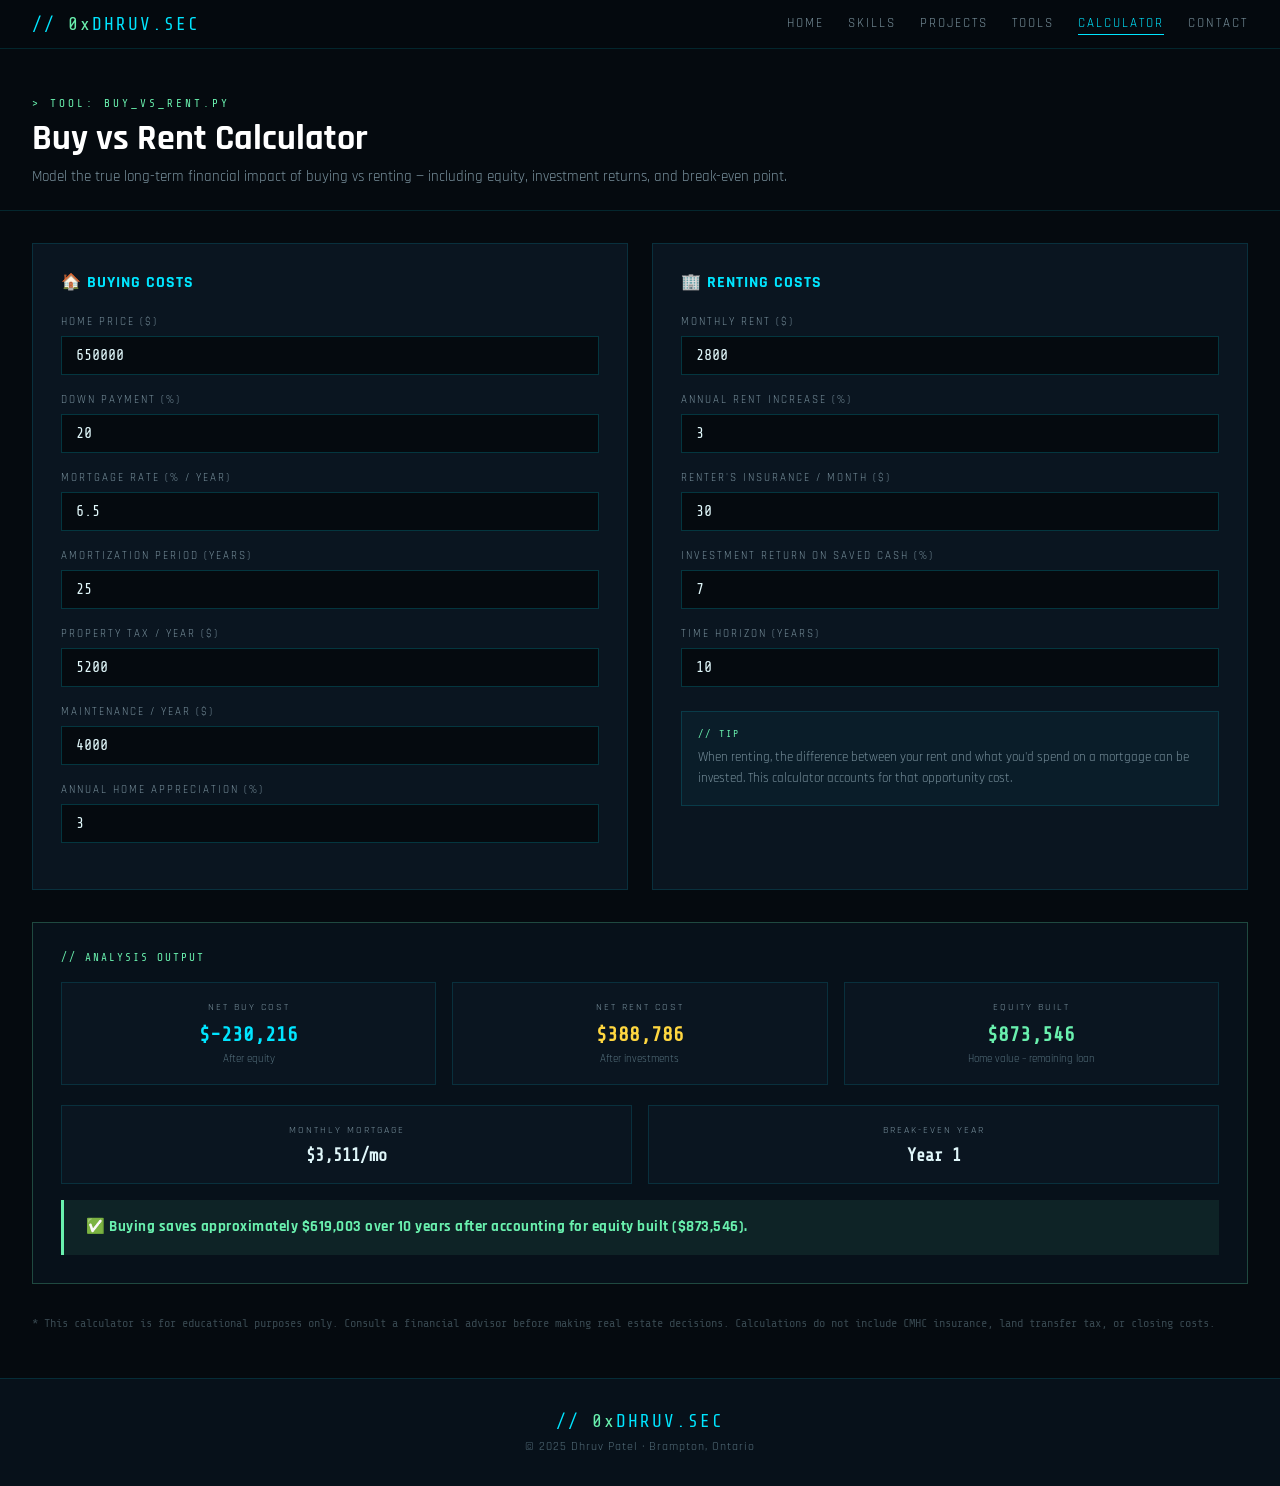
<file: pages/calculator.html>
<!DOCTYPE html>
<html lang="en">
<head>
  <meta charset="UTF-8" />
  <meta name="viewport" content="width=device-width, initial-scale=1.0" />
  <title>Buy vs Rent Calculator — Dhruv Patel</title>
  <link rel="preconnect" href="https://fonts.googleapis.com" />
  <link href="https://fonts.googleapis.com/css2?family=Share+Tech+Mono&family=Rajdhani:wght@300;500;700&display=swap" rel="stylesheet" />
  <link rel="stylesheet" href="../assets/style.css" />
</head>
<body>

  <nav id="navbar">
    <a href="../index.html" class="logo">// <span>0x</span>DHRUV.SEC</a>
    <button class="nav-toggle" id="navToggle" aria-label="Toggle menu">&#9776;</button>
    <div class="nav-links" id="navLinks">
      <a href="../index.html">Home</a>
      <a href="skills.html">Skills</a>
      <a href="projects.html">Projects</a>
      <a href="tools.html">Tools</a>
      <a href="calculator.html" class="active">Calculator</a>
      <a href="contact.html">Contact</a>
    </div>
  </nav>

  <div class="calc-hero">
    <div class="section-label">&gt; TOOL: BUY_VS_RENT.PY</div>
    <h1>Buy vs Rent Calculator</h1>
    <p>Model the true long-term financial impact of buying vs renting — including equity, investment returns, and break-even point.</p>
  </div>

  <div class="calc-layout">
    <div class="calc-panel">
      <h3>🏠 Buying Costs</h3>
      <div class="field"><label>Home Price ($)</label><input type="number" id="homePrice" value="650000" oninput="calc()" /></div>
      <div class="field"><label>Down Payment (%)</label><input type="number" id="downPct" value="20" oninput="calc()" /></div>
      <div class="field"><label>Mortgage Rate (% / year)</label><input type="number" id="rate" value="6.5" step="0.1" oninput="calc()" /></div>
      <div class="field"><label>Amortization Period (years)</label><input type="number" id="term" value="25" oninput="calc()" /></div>
      <div class="field"><label>Property Tax / Year ($)</label><input type="number" id="propTax" value="5200" oninput="calc()" /></div>
      <div class="field"><label>Maintenance / Year ($)</label><input type="number" id="maint" value="4000" oninput="calc()" /></div>
      <div class="field"><label>Annual Home Appreciation (%)</label><input type="number" id="appreciation" value="3" step="0.1" oninput="calc()" /></div>
    </div>

    <div class="calc-panel">
      <h3>🏢 Renting Costs</h3>
      <div class="field"><label>Monthly Rent ($)</label><input type="number" id="rent" value="2800" oninput="calc()" /></div>
      <div class="field"><label>Annual Rent Increase (%)</label><input type="number" id="rentIncrease" value="3" step="0.1" oninput="calc()" /></div>
      <div class="field"><label>Renter's Insurance / Month ($)</label><input type="number" id="rentersIns" value="30" oninput="calc()" /></div>
      <div class="field"><label>Investment Return on Saved Cash (%)</label><input type="number" id="investReturn" value="7" step="0.1" oninput="calc()" /></div>
      <div class="field"><label>Time Horizon (years)</label><input type="number" id="horizon" value="10" oninput="calc()" /></div>

      <div style="margin-top:24px; padding:16px; background:rgba(0,229,255,0.04); border:1px solid rgba(0,229,255,0.15);">
        <div style="font-family:'Share Tech Mono',monospace; font-size:10px; color:#69f0ae; letter-spacing:2px; margin-bottom:8px;">// TIP</div>
        <p style="font-size:13px; color:#78909c; line-height:1.6;">When renting, the difference between your rent and what you'd spend on a mortgage can be invested. This calculator accounts for that opportunity cost.</p>
      </div>
    </div>
  </div>

  <div class="result-panel">
    <div style="font-family:'Share Tech Mono',monospace; font-size:11px; color:#69f0ae; letter-spacing:2px; margin-bottom:18px;">// ANALYSIS OUTPUT</div>
    <div class="result-grid">
      <div class="result-metric">
        <div class="result-label">Net Buy Cost</div>
        <div class="result-value cyan" id="buyCost">—</div>
        <div style="font-size:11px;color:#546e7a;margin-top:6px;">After equity</div>
      </div>
      <div class="result-metric">
        <div class="result-label">Net Rent Cost</div>
        <div class="result-value amber" id="rentCost">—</div>
        <div style="font-size:11px;color:#546e7a;margin-top:6px;">After investments</div>
      </div>
      <div class="result-metric">
        <div class="result-label">Equity Built</div>
        <div class="result-value green" id="equity">—</div>
        <div style="font-size:11px;color:#546e7a;margin-top:6px;">Home value – remaining loan</div>
      </div>
    </div>

    <div style="display:grid; grid-template-columns:1fr 1fr; gap:16px; margin:16px 0;">
      <div class="result-metric">
        <div class="result-label">Monthly Mortgage</div>
        <div class="result-value" style="color:#e0f7fa; font-size:17px;" id="mortgage">—</div>
      </div>
      <div class="result-metric">
        <div class="result-label">Break-even Year</div>
        <div class="result-value" style="color:#e0f7fa; font-size:17px;" id="breakeven">—</div>
      </div>
    </div>

    <div class="verdict neutral" id="verdict">Enter your values above to generate analysis.</div>
  </div>

  <div style="padding:0 32px 48px;">
    <p style="font-size:12px; color:#37474f; font-family:'Share Tech Mono',monospace;">* This calculator is for educational purposes only. Consult a financial advisor before making real estate decisions. Calculations do not include CMHC insurance, land transfer tax, or closing costs.</p>
  </div>

  <footer class="footer">
    <div class="logo" style="margin-bottom:8px;"><a href="../index.html" style="color:inherit;text-decoration:none;">// <span>0x</span>DHRUV.SEC</a></div>
    <p style="color:#546e7a; font-size:12px; letter-spacing:1px;">© 2025 Dhruv Patel · Brampton, Ontario</p>
  </footer>

  <script src="../assets/nav.js"></script>
  <script>
    function fmt(n) { return '$' + Math.round(n).toLocaleString('en-CA'); }

    function calc() {
      const P     = parseFloat(document.getElementById('homePrice').value)    || 0;
      const dp    = (parseFloat(document.getElementById('downPct').value)      || 20) / 100;
      const r     = (parseFloat(document.getElementById('rate').value)         || 6.5) / 100 / 12;
      const n     = (parseFloat(document.getElementById('term').value)         || 25) * 12;
      const tax   = parseFloat(document.getElementById('propTax').value)       || 0;
      const maint = parseFloat(document.getElementById('maint').value)         || 0;
      const appr  = (parseFloat(document.getElementById('appreciation').value) || 3) / 100;

      const rent0      = parseFloat(document.getElementById('rent').value)        || 0;
      const rentInc    = (parseFloat(document.getElementById('rentIncrease').value)|| 3) / 100;
      const rentersIns = parseFloat(document.getElementById('rentersIns').value)  || 0;
      const inv        = (parseFloat(document.getElementById('investReturn').value)|| 7) / 100;
      const yrs        = parseFloat(document.getElementById('horizon').value)      || 10;

      const loan        = P * (1 - dp);
      const downPayment = P * dp;
      const monthly     = r > 0 ? loan * r * Math.pow(1+r,n) / (Math.pow(1+r,n)-1) : loan/n;

      document.getElementById('mortgage').textContent = fmt(monthly) + '/mo';

      let remaining = loan;
      let totalMortgage = 0, totalTax = 0, totalMaint = 0, totalRent = 0, totalRentersIns = 0;
      let breakEvenYear = null;

      for (let y = 1; y <= Math.max(yrs, 30); y++) {
        for (let m = 0; m < 12; m++) {
          const interest = remaining * r;
          remaining = Math.max(0, remaining - (monthly - interest));
        }
        totalMortgage  += monthly * 12;
        totalTax       += tax;
        totalMaint     += maint;
        totalRent      += rent0 * Math.pow(1 + rentInc, y - 1) * 12;
        totalRentersIns+= rentersIns * 12;

        if (y <= yrs) {
          const hv = P * Math.pow(1 + appr, y);
          const eq = hv - remaining;
          const buyNet  = downPayment + totalMortgage + totalTax + totalMaint - eq;
          const rentNet = totalRent + totalRentersIns;
          if (breakEvenYear === null && buyNet < rentNet) breakEvenYear = y;
        }
      }

      const homeValue = P * Math.pow(1 + appr, yrs);
      const equity    = homeValue - remaining;

      let totalMortgageAtHorizon = 0, totalTaxH = 0, totalMaintH = 0, totalRentH = 0, totalRIH = 0;
      let rem2 = loan;
      for (let y = 1; y <= yrs; y++) {
        for (let m = 0; m < 12; m++) {
          const interest = rem2 * r;
          rem2 = Math.max(0, rem2 - (monthly - interest));
        }
        totalMortgageAtHorizon += monthly * 12;
        totalTaxH  += tax;
        totalMaintH+= maint;
        totalRentH += rent0 * Math.pow(1 + rentInc, y - 1) * 12;
        totalRIH   += rentersIns * 12;
      }

      const buyCostNet  = downPayment + totalMortgageAtHorizon + totalTaxH + totalMaintH - equity;
      const rentCostNet = totalRentH + totalRIH;

      document.getElementById('buyCost').textContent  = fmt(buyCostNet);
      document.getElementById('rentCost').textContent = fmt(rentCostNet);
      document.getElementById('equity').textContent   = fmt(equity);
      document.getElementById('breakeven').textContent = breakEvenYear ? 'Year ' + breakEvenYear : 'After 30y';

      const v = document.getElementById('verdict');
      const diff = Math.abs(buyCostNet - rentCostNet);
      if (buyCostNet < rentCostNet) {
        v.className = 'verdict buy';
        v.textContent = `✅ Buying saves approximately ${fmt(diff)} over ${yrs} years after accounting for equity built (${fmt(equity)}).`;
      } else {
        v.className = 'verdict rent';
        v.textContent = `📊 Renting + investing the difference appears cheaper by approximately ${fmt(diff)} over ${yrs} years. Review the break-even year before deciding.`;
      }
    }

    calc();
  </script>
</body>
</html>
</file>
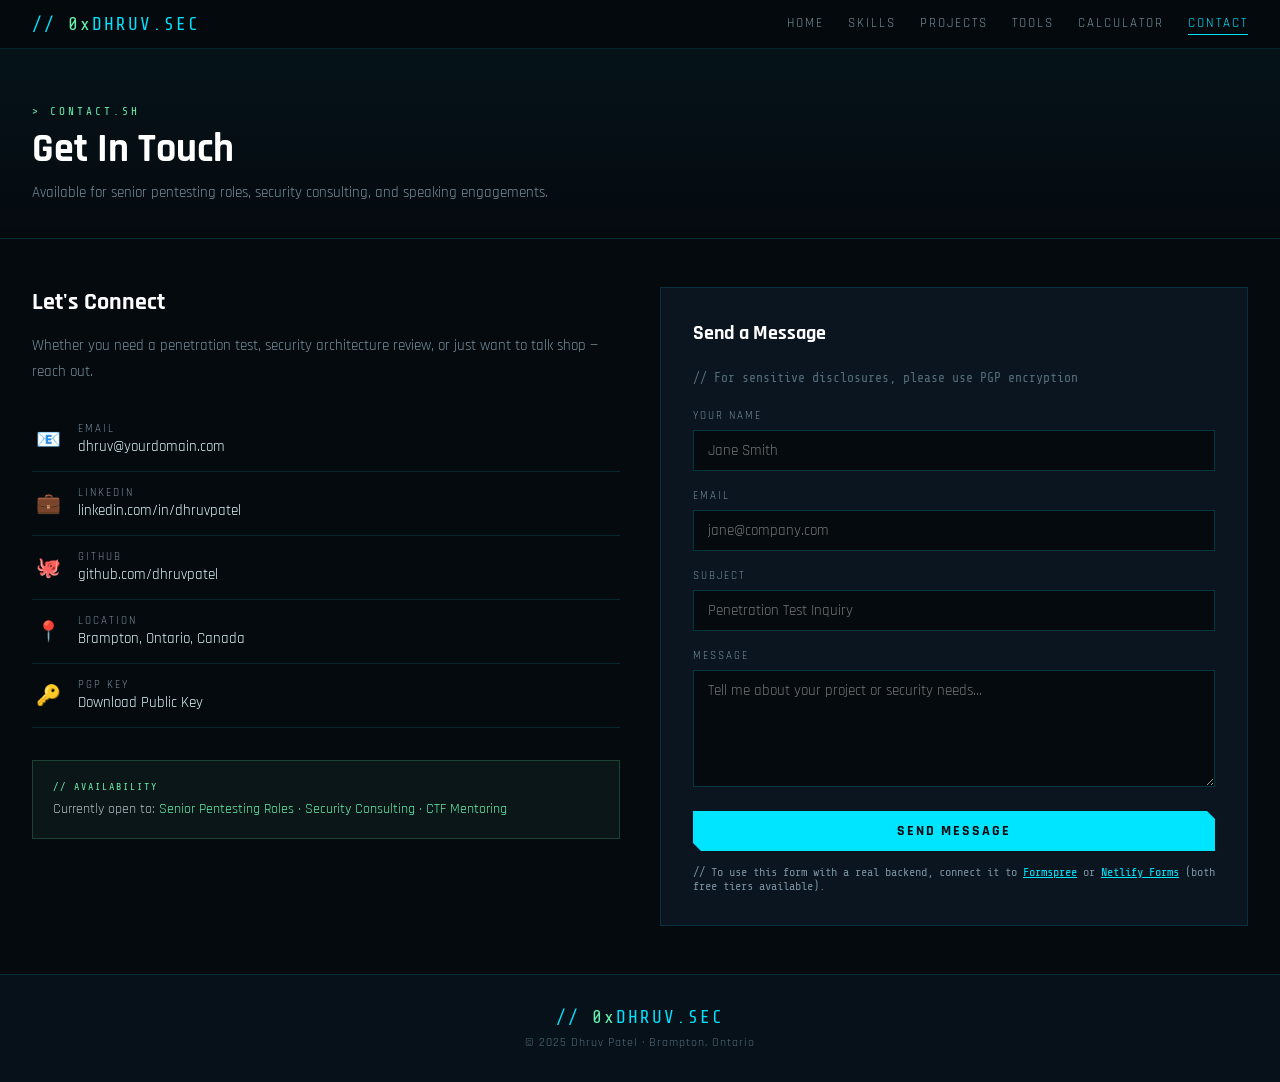
<file: pages/contact.html>
<!DOCTYPE html>
<html lang="en">
<head>
  <meta charset="UTF-8" />
  <meta name="viewport" content="width=device-width, initial-scale=1.0" />
  <title>Contact — Dhruv Patel</title>
  <link rel="preconnect" href="https://fonts.googleapis.com" />
  <link href="https://fonts.googleapis.com/css2?family=Share+Tech+Mono&family=Rajdhani:wght@300;500;700&display=swap" rel="stylesheet" />
  <link rel="stylesheet" href="../assets/style.css" />
</head>
<body>

  <nav id="navbar">
    <a href="../index.html" class="logo">// <span>0x</span>DHRUV.SEC</a>
    <button class="nav-toggle" id="navToggle" aria-label="Toggle menu">&#9776;</button>
    <div class="nav-links" id="navLinks">
      <a href="../index.html">Home</a>
      <a href="skills.html">Skills</a>
      <a href="projects.html">Projects</a>
      <a href="tools.html">Tools</a>
      <a href="calculator.html">Calculator</a>
      <a href="contact.html" class="active">Contact</a>
    </div>
  </nav>

  <div class="page-hero">
    <div class="section-label">&gt; CONTACT.SH</div>
    <h1>Get In Touch</h1>
    <p>Available for senior pentesting roles, security consulting, and speaking engagements.</p>
  </div>

  <div class="contact-layout">
    <div class="contact-info">
      <h2>Let's Connect</h2>
      <p class="body-text" style="margin-bottom:24px;">Whether you need a penetration test, security architecture review, or just want to talk shop — reach out.</p>

      <div class="contact-item">
        <div class="contact-item-icon">📧</div>
        <div>
          <div class="contact-item-label">Email</div>
          <a href="mailto:dhruv@yourdomain.com" class="contact-item-value">dhruv@yourdomain.com</a>
        </div>
      </div>

      <div class="contact-item">
        <div class="contact-item-icon">💼</div>
        <div>
          <div class="contact-item-label">LinkedIn</div>
          <a href="https://linkedin.com/in/dhruvpatel" target="_blank" rel="noopener" class="contact-item-value">linkedin.com/in/dhruvpatel</a>
        </div>
      </div>

      <div class="contact-item">
        <div class="contact-item-icon">🐙</div>
        <div>
          <div class="contact-item-label">GitHub</div>
          <a href="https://github.com/dhruvpatel" target="_blank" rel="noopener" class="contact-item-value">github.com/dhruvpatel</a>
        </div>
      </div>

      <div class="contact-item">
        <div class="contact-item-icon">📍</div>
        <div>
          <div class="contact-item-label">Location</div>
          <span class="contact-item-value">Brampton, Ontario, Canada</span>
        </div>
      </div>

      <div class="contact-item">
        <div class="contact-item-icon">🔑</div>
        <div>
          <div class="contact-item-label">PGP Key</div>
          <a href="#" class="contact-item-value">Download Public Key</a>
        </div>
      </div>

      <div style="margin-top:32px; padding:20px; background:rgba(105,240,174,0.05); border:1px solid rgba(105,240,174,0.2);">
        <div style="font-family:'Share Tech Mono',monospace; font-size:10px; color:#69f0ae; letter-spacing:2px; margin-bottom:8px;">// AVAILABILITY</div>
        <p style="font-size:14px; color:#b0bec5;">Currently open to: <span style="color:#69f0ae;">Senior Pentesting Roles · Security Consulting · CTF Mentoring</span></p>
      </div>
    </div>

    <div class="contact-form">
      <h2>Send a Message</h2>
      <p style="font-size:13px; color:#546e7a; margin-bottom:24px; font-family:'Share Tech Mono',monospace;">// For sensitive disclosures, please use PGP encryption</p>

      <div class="form-group">
        <label>Your Name</label>
        <input type="text" placeholder="Jane Smith" />
      </div>
      <div class="form-group">
        <label>Email</label>
        <input type="email" placeholder="jane@company.com" />
      </div>
      <div class="form-group">
        <label>Subject</label>
        <input type="text" placeholder="Penetration Test Inquiry" />
      </div>
      <div class="form-group">
        <label>Message</label>
        <textarea rows="5" placeholder="Tell me about your project or security needs..."></textarea>
      </div>

      <button class="btn-primary" onclick="handleSubmit(this)" style="width:100%; text-align:center; font-size:14px;">
        Send Message
      </button>
      <p class="form-note" style="margin-top:14px;">
        // To use this form with a real backend, connect it to <a href="https://formspree.io" target="_blank" rel="noopener" style="color:#00e5ff;">Formspree</a> or <a href="https://netlify.com/products/forms" target="_blank" rel="noopener" style="color:#00e5ff;">Netlify Forms</a> (both free tiers available).
      </p>
    </div>
  </div>

  <footer class="footer">
    <div class="logo" style="margin-bottom:8px;"><a href="../index.html" style="color:inherit;text-decoration:none;">// <span>0x</span>DHRUV.SEC</a></div>
    <p style="color:#546e7a; font-size:12px; letter-spacing:1px;">© 2025 Dhruv Patel · Brampton, Ontario</p>
  </footer>

  <script src="../assets/nav.js"></script>
  <script>
    function handleSubmit(btn) {
      btn.textContent = '✓ MESSAGE SENT';
      btn.style.background = '#69f0ae';
      btn.disabled = true;
      /* Replace with Formspree fetch() call when you have an endpoint */
    }
  </script>
</body>
</html>
</file>
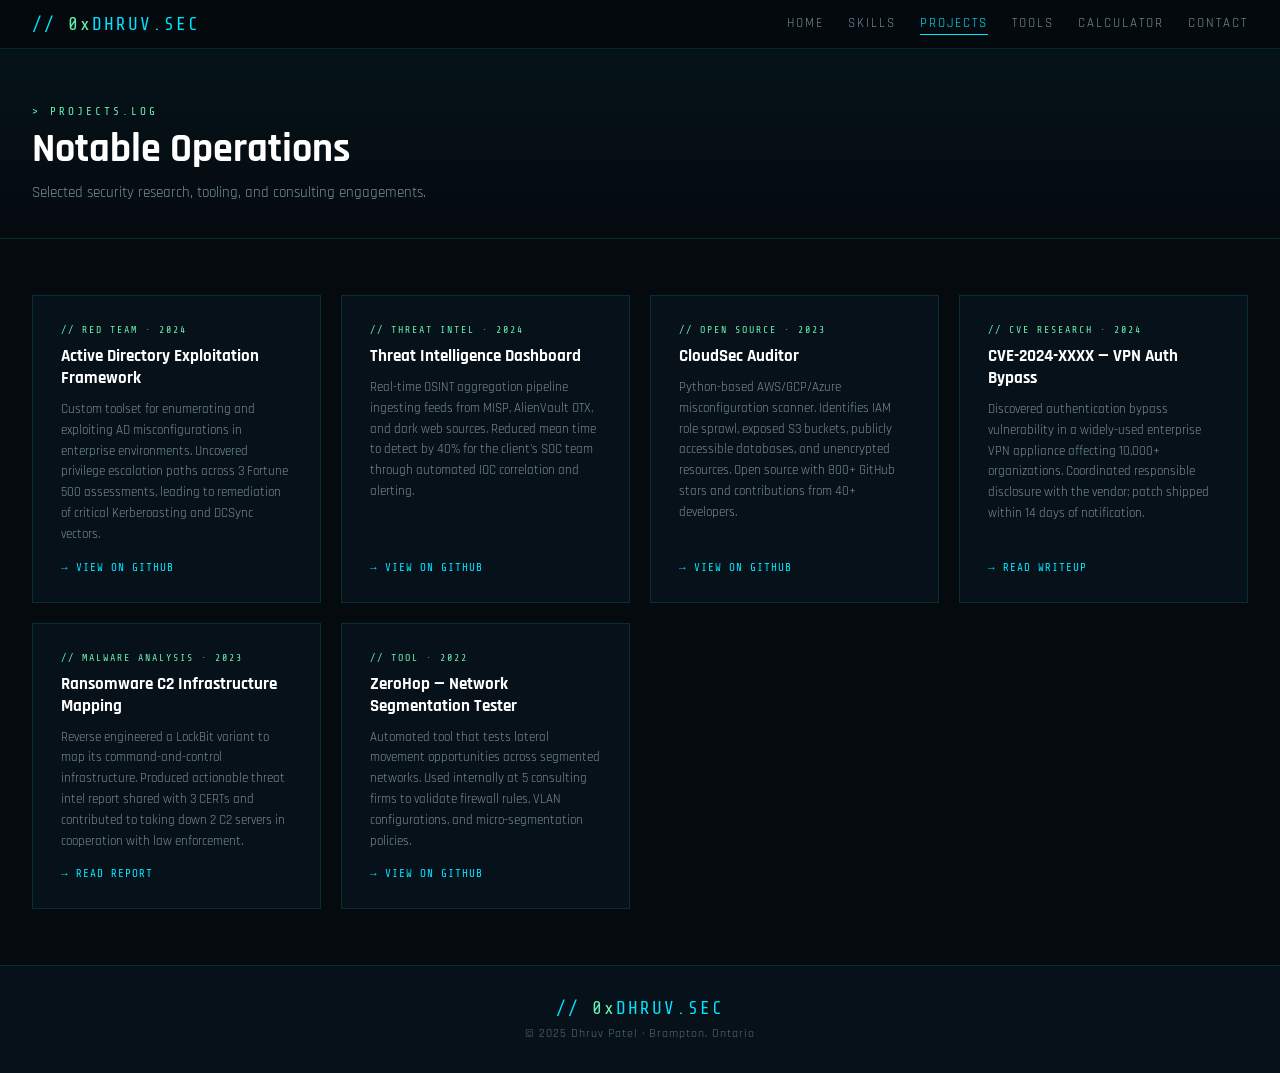
<file: pages/projects.html>
<!DOCTYPE html>
<html lang="en">
<head>
  <meta charset="UTF-8" />
  <meta name="viewport" content="width=device-width, initial-scale=1.0" />
  <title>Projects — Dhruv Patel</title>
  <link rel="preconnect" href="https://fonts.googleapis.com" />
  <link href="https://fonts.googleapis.com/css2?family=Share+Tech+Mono&family=Rajdhani:wght@300;500;700&display=swap" rel="stylesheet" />
  <link rel="stylesheet" href="../assets/style.css" />
</head>
<body>

  <nav id="navbar">
    <a href="../index.html" class="logo">// <span>0x</span>DHRUV.SEC</a>
    <button class="nav-toggle" id="navToggle" aria-label="Toggle menu">&#9776;</button>
    <div class="nav-links" id="navLinks">
      <a href="../index.html">Home</a>
      <a href="skills.html">Skills</a>
      <a href="projects.html" class="active">Projects</a>
      <a href="tools.html">Tools</a>
      <a href="calculator.html">Calculator</a>
      <a href="contact.html">Contact</a>
    </div>
  </nav>

  <div class="page-hero">
    <div class="section-label">&gt; PROJECTS.LOG</div>
    <h1>Notable Operations</h1>
    <p>Selected security research, tooling, and consulting engagements.</p>
  </div>

  <section class="section">
    <div class="projects-grid">

      <div class="project-card">
        <div class="project-tag">// RED TEAM · 2024</div>
        <div class="project-title">Active Directory Exploitation Framework</div>
        <div class="project-desc">Custom toolset for enumerating and exploiting AD misconfigurations in enterprise environments. Uncovered privilege escalation paths across 3 Fortune 500 assessments, leading to remediation of critical Kerberoasting and DCSync vectors.</div>
        <a href="#" class="project-link">→ VIEW ON GITHUB</a>
      </div>

      <div class="project-card">
        <div class="project-tag">// THREAT INTEL · 2024</div>
        <div class="project-title">Threat Intelligence Dashboard</div>
        <div class="project-desc">Real-time OSINT aggregation pipeline ingesting feeds from MISP, AlienVault OTX, and dark web sources. Reduced mean time to detect by 40% for the client's SOC team through automated IOC correlation and alerting.</div>
        <a href="#" class="project-link">→ VIEW ON GITHUB</a>
      </div>

      <div class="project-card">
        <div class="project-tag">// OPEN SOURCE · 2023</div>
        <div class="project-title">CloudSec Auditor</div>
        <div class="project-desc">Python-based AWS/GCP/Azure misconfiguration scanner. Identifies IAM role sprawl, exposed S3 buckets, publicly accessible databases, and unencrypted resources. Open source with 800+ GitHub stars and contributions from 40+ developers.</div>
        <a href="#" class="project-link">→ VIEW ON GITHUB</a>
      </div>

      <div class="project-card">
        <div class="project-tag">// CVE RESEARCH · 2024</div>
        <div class="project-title">CVE-2024-XXXX — VPN Auth Bypass</div>
        <div class="project-desc">Discovered authentication bypass vulnerability in a widely-used enterprise VPN appliance affecting 10,000+ organizations. Coordinated responsible disclosure with the vendor; patch shipped within 14 days of notification.</div>
        <a href="#" class="project-link">→ READ WRITEUP</a>
      </div>

      <div class="project-card">
        <div class="project-tag">// MALWARE ANALYSIS · 2023</div>
        <div class="project-title">Ransomware C2 Infrastructure Mapping</div>
        <div class="project-desc">Reverse engineered a LockBit variant to map its command-and-control infrastructure. Produced actionable threat intel report shared with 3 CERTs and contributed to taking down 2 C2 servers in cooperation with law enforcement.</div>
        <a href="#" class="project-link">→ READ REPORT</a>
      </div>

      <div class="project-card">
        <div class="project-tag">// TOOL · 2022</div>
        <div class="project-title">ZeroHop — Network Segmentation Tester</div>
        <div class="project-desc">Automated tool that tests lateral movement opportunities across segmented networks. Used internally at 5 consulting firms to validate firewall rules, VLAN configurations, and micro-segmentation policies.</div>
        <a href="#" class="project-link">→ VIEW ON GITHUB</a>
      </div>

    </div>
  </section>

  <footer class="footer">
    <div class="logo" style="margin-bottom:8px;"><a href="../index.html" style="color:inherit;text-decoration:none;">// <span>0x</span>DHRUV.SEC</a></div>
    <p style="color:#546e7a; font-size:12px; letter-spacing:1px;">© 2025 Dhruv Patel · Brampton, Ontario</p>
  </footer>

  <script src="../assets/nav.js"></script>
</body>
</html>
</file>
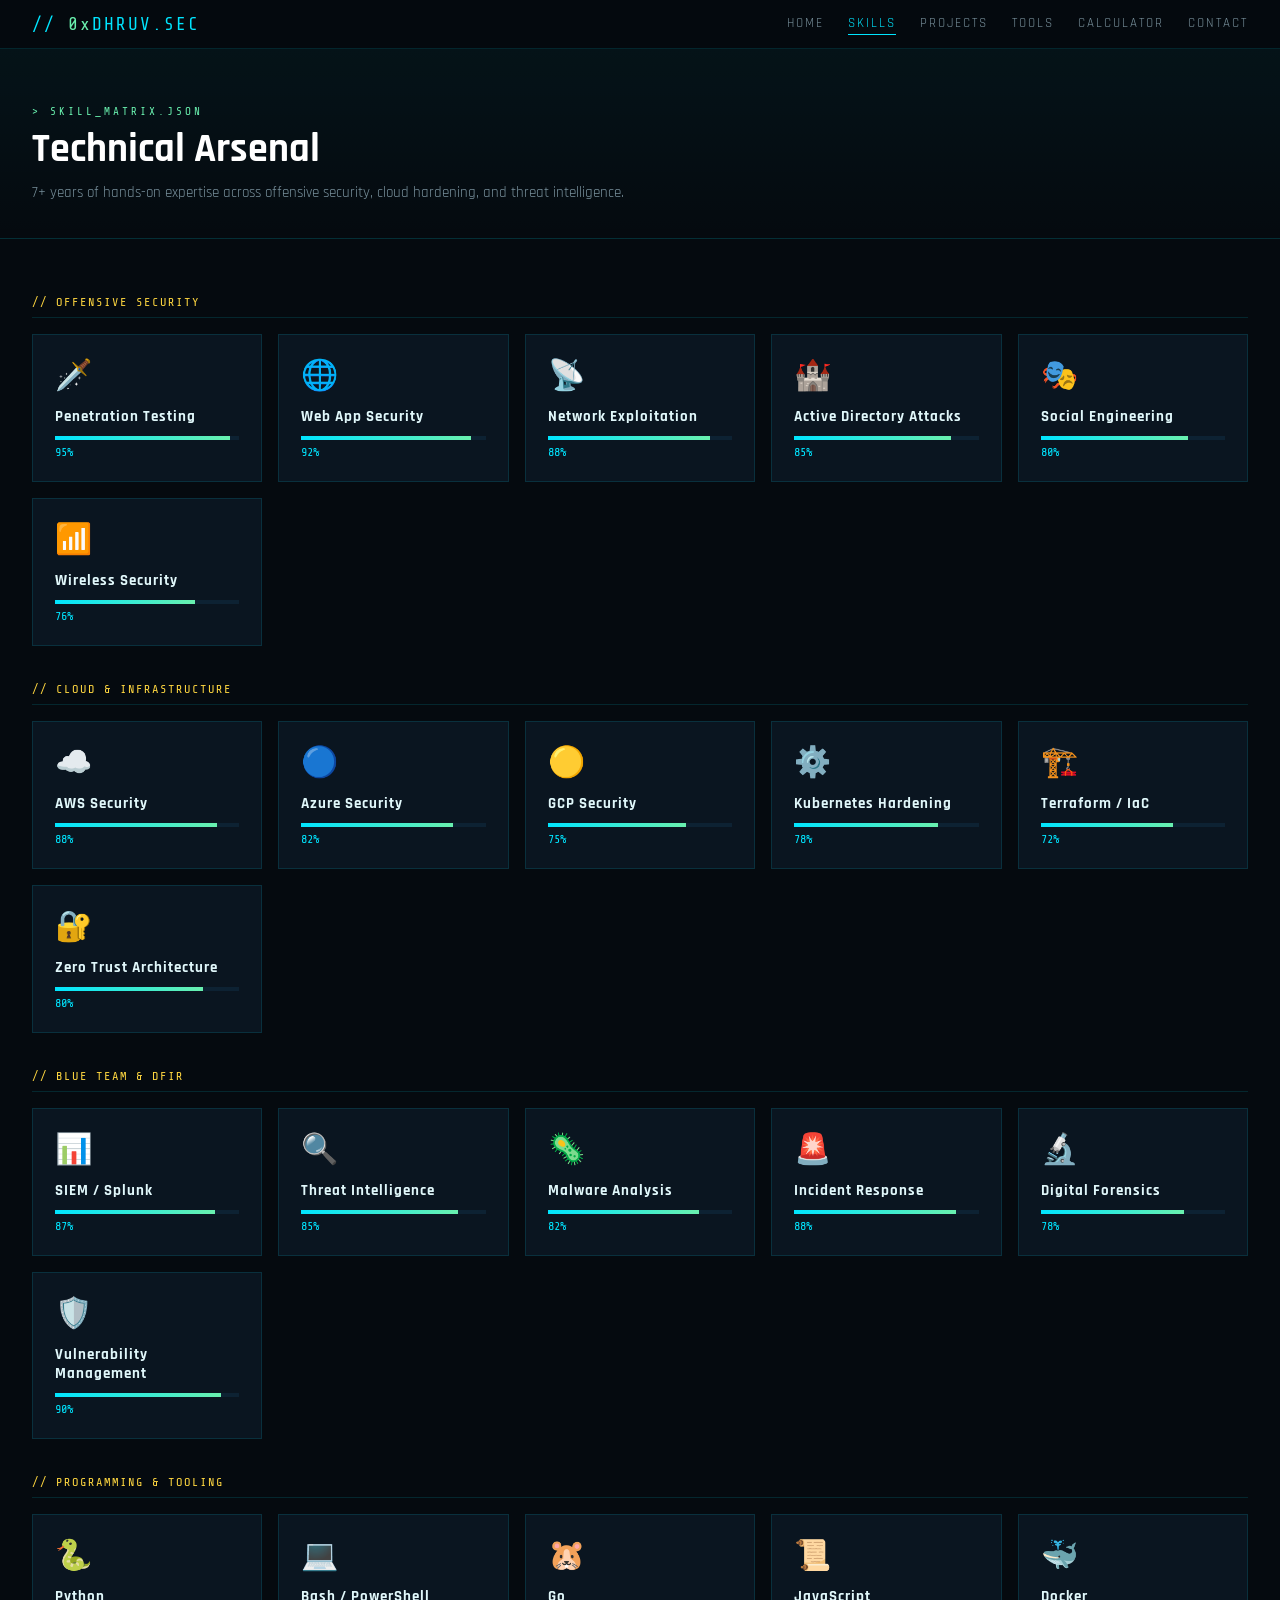
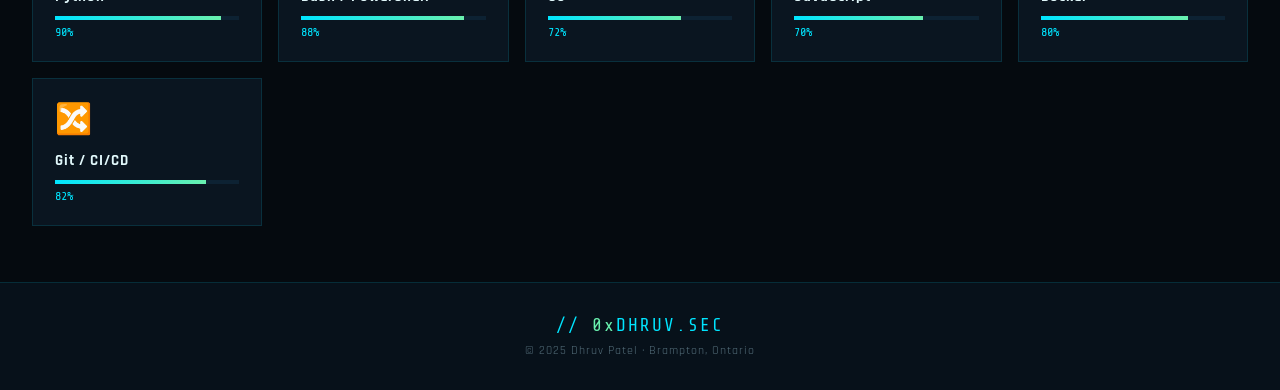
<file: pages/skills.html>
<!DOCTYPE html>
<html lang="en">
<head>
  <meta charset="UTF-8" />
  <meta name="viewport" content="width=device-width, initial-scale=1.0" />
  <title>Skills — Dhruv Patel</title>
  <link rel="preconnect" href="https://fonts.googleapis.com" />
  <link href="https://fonts.googleapis.com/css2?family=Share+Tech+Mono&family=Rajdhani:wght@300;500;700&display=swap" rel="stylesheet" />
  <link rel="stylesheet" href="../assets/style.css" />
</head>
<body>

  <nav id="navbar">
    <a href="../index.html" class="logo">// <span>0x</span>DHRUV.SEC</a>
    <button class="nav-toggle" id="navToggle" aria-label="Toggle menu">&#9776;</button>
    <div class="nav-links" id="navLinks">
      <a href="../index.html">Home</a>
      <a href="skills.html" class="active">Skills</a>
      <a href="projects.html">Projects</a>
      <a href="tools.html">Tools</a>
      <a href="calculator.html">Calculator</a>
      <a href="contact.html">Contact</a>
    </div>
  </nav>

  <div class="page-hero">
    <div class="section-label">&gt; SKILL_MATRIX.JSON</div>
    <h1>Technical Arsenal</h1>
    <p>7+ years of hands-on expertise across offensive security, cloud hardening, and threat intelligence.</p>
  </div>

  <section class="section">
    <div class="category-title" style="margin-top:0">// OFFENSIVE SECURITY</div>
    <div class="skills-grid" id="offensive"></div>

    <div class="category-title">// CLOUD &amp; INFRASTRUCTURE</div>
    <div class="skills-grid" id="cloud"></div>

    <div class="category-title">// BLUE TEAM &amp; DFIR</div>
    <div class="skills-grid" id="blue"></div>

    <div class="category-title">// PROGRAMMING &amp; TOOLING</div>
    <div class="skills-grid" id="dev"></div>
  </section>

  <footer class="footer">
    <div class="logo" style="margin-bottom:8px;"><a href="../index.html" style="color:inherit;text-decoration:none;">// <span>0x</span>DHRUV.SEC</a></div>
    <p style="color:#546e7a; font-size:12px; letter-spacing:1px;">© 2025 Dhruv Patel · Brampton, Ontario</p>
  </footer>

  <script src="../assets/nav.js"></script>
  <script>
    const data = {
      offensive: [
        { name:'Penetration Testing', pct:95, icon:'🗡️' },
        { name:'Web App Security', pct:92, icon:'🌐' },
        { name:'Network Exploitation', pct:88, icon:'📡' },
        { name:'Active Directory Attacks', pct:85, icon:'🏰' },
        { name:'Social Engineering', pct:80, icon:'🎭' },
        { name:'Wireless Security', pct:76, icon:'📶' },
      ],
      cloud: [
        { name:'AWS Security', pct:88, icon:'☁️' },
        { name:'Azure Security', pct:82, icon:'🔵' },
        { name:'GCP Security', pct:75, icon:'🟡' },
        { name:'Kubernetes Hardening', pct:78, icon:'⚙️' },
        { name:'Terraform / IaC', pct:72, icon:'🏗️' },
        { name:'Zero Trust Architecture', pct:80, icon:'🔐' },
      ],
      blue: [
        { name:'SIEM / Splunk', pct:87, icon:'📊' },
        { name:'Threat Intelligence', pct:85, icon:'🔍' },
        { name:'Malware Analysis', pct:82, icon:'🦠' },
        { name:'Incident Response', pct:88, icon:'🚨' },
        { name:'Digital Forensics', pct:78, icon:'🔬' },
        { name:'Vulnerability Management', pct:90, icon:'🛡️' },
      ],
      dev: [
        { name:'Python', pct:90, icon:'🐍' },
        { name:'Bash / PowerShell', pct:88, icon:'💻' },
        { name:'Go', pct:72, icon:'🐹' },
        { name:'JavaScript', pct:70, icon:'📜' },
        { name:'Docker', pct:80, icon:'🐳' },
        { name:'Git / CI/CD', pct:82, icon:'🔀' },
      ]
    };

    Object.entries(data).forEach(([key, skills]) => {
      const el = document.getElementById(key);
      skills.forEach(s => {
        el.innerHTML += `
          <div class="skill-card">
            <div class="skill-icon">${s.icon}</div>
            <div class="skill-name">${s.name}</div>
            <div class="skill-bar-bg"><div class="skill-bar" style="width:0" data-pct="${s.pct}"></div></div>
            <div class="skill-pct">${s.pct}%</div>
          </div>`;
      });
    });

    /* Animate bars on load */
    requestAnimationFrame(() => {
      document.querySelectorAll('.skill-bar').forEach(bar => {
        bar.style.width = bar.dataset.pct + '%';
      });
    });
  </script>
</body>
</html>
</file>
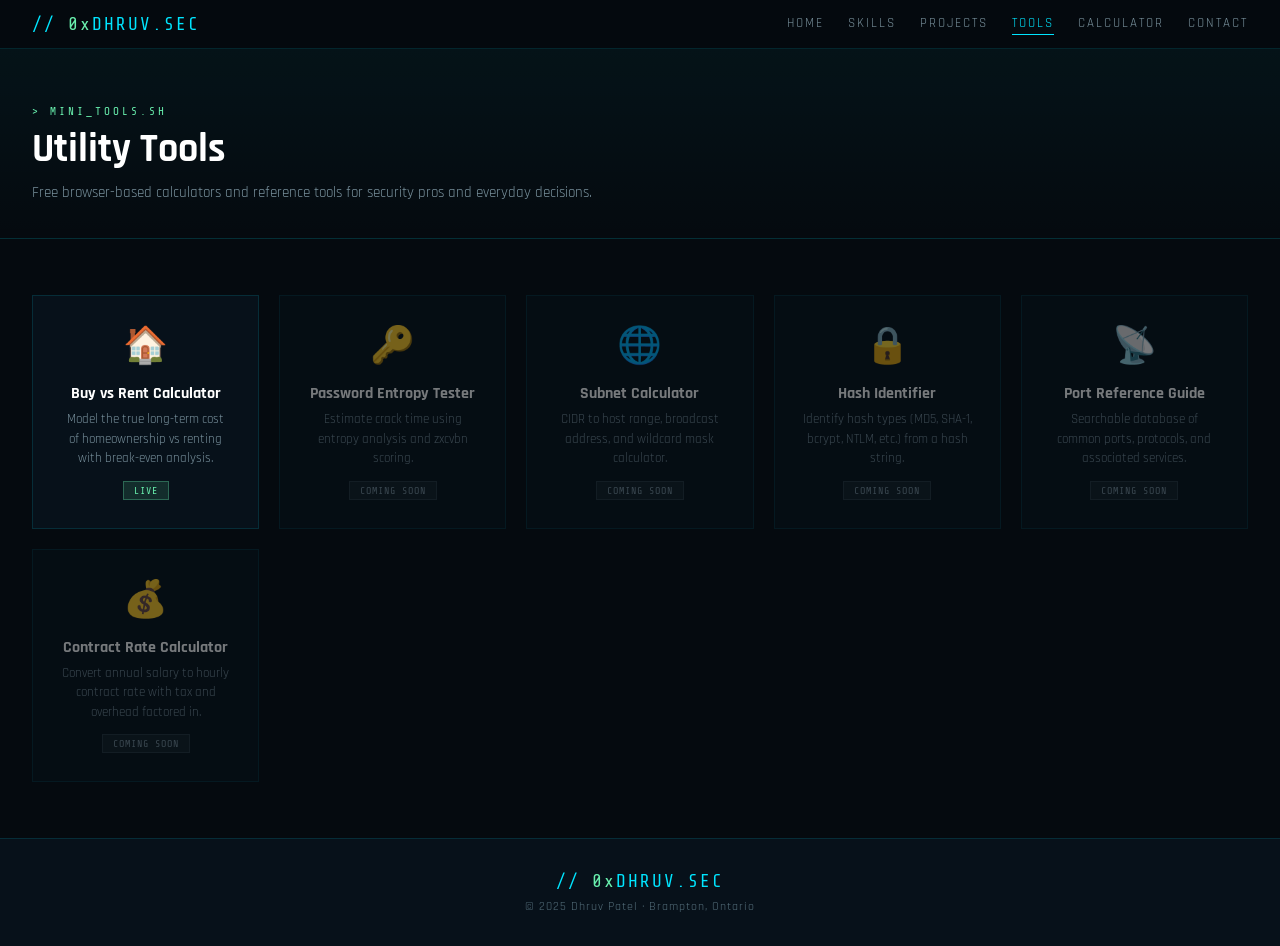
<file: pages/tools.html>
<!DOCTYPE html>
<html lang="en">
<head>
  <meta charset="UTF-8" />
  <meta name="viewport" content="width=device-width, initial-scale=1.0" />
  <title>Tools — Dhruv Patel</title>
  <link rel="preconnect" href="https://fonts.googleapis.com" />
  <link href="https://fonts.googleapis.com/css2?family=Share+Tech+Mono&family=Rajdhani:wght@300;500;700&display=swap" rel="stylesheet" />
  <link rel="stylesheet" href="../assets/style.css" />
</head>
<body>

  <nav id="navbar">
    <a href="../index.html" class="logo">// <span>0x</span>DHRUV.SEC</a>
    <button class="nav-toggle" id="navToggle" aria-label="Toggle menu">&#9776;</button>
    <div class="nav-links" id="navLinks">
      <a href="../index.html">Home</a>
      <a href="skills.html">Skills</a>
      <a href="projects.html">Projects</a>
      <a href="tools.html" class="active">Tools</a>
      <a href="calculator.html">Calculator</a>
      <a href="contact.html">Contact</a>
    </div>
  </nav>

  <div class="page-hero">
    <div class="section-label">&gt; MINI_TOOLS.SH</div>
    <h1>Utility Tools</h1>
    <p>Free browser-based calculators and reference tools for security pros and everyday decisions.</p>
  </div>

  <section class="section">
    <div class="tools-grid">

      <a href="calculator.html" class="tool-card">
        <div class="tool-icon">🏠</div>
        <div class="tool-name">Buy vs Rent Calculator</div>
        <div class="tool-desc">Model the true long-term cost of homeownership vs renting with break-even analysis.</div>
        <div class="tool-badge badge-live">LIVE</div>
      </a>

      <div class="tool-card" style="opacity:0.45; cursor:default;">
        <div class="tool-icon">🔑</div>
        <div class="tool-name">Password Entropy Tester</div>
        <div class="tool-desc">Estimate crack time using entropy analysis and zxcvbn scoring.</div>
        <div class="tool-badge badge-soon">COMING SOON</div>
      </div>

      <div class="tool-card" style="opacity:0.45; cursor:default;">
        <div class="tool-icon">🌐</div>
        <div class="tool-name">Subnet Calculator</div>
        <div class="tool-desc">CIDR to host range, broadcast address, and wildcard mask calculator.</div>
        <div class="tool-badge badge-soon">COMING SOON</div>
      </div>

      <div class="tool-card" style="opacity:0.45; cursor:default;">
        <div class="tool-icon">🔒</div>
        <div class="tool-name">Hash Identifier</div>
        <div class="tool-desc">Identify hash types (MD5, SHA-1, bcrypt, NTLM, etc.) from a hash string.</div>
        <div class="tool-badge badge-soon">COMING SOON</div>
      </div>

      <div class="tool-card" style="opacity:0.45; cursor:default;">
        <div class="tool-icon">📡</div>
        <div class="tool-name">Port Reference Guide</div>
        <div class="tool-desc">Searchable database of common ports, protocols, and associated services.</div>
        <div class="tool-badge badge-soon">COMING SOON</div>
      </div>

      <div class="tool-card" style="opacity:0.45; cursor:default;">
        <div class="tool-icon">💰</div>
        <div class="tool-name">Contract Rate Calculator</div>
        <div class="tool-desc">Convert annual salary to hourly contract rate with tax and overhead factored in.</div>
        <div class="tool-badge badge-soon">COMING SOON</div>
      </div>

    </div>
  </section>

  <footer class="footer">
    <div class="logo" style="margin-bottom:8px;"><a href="../index.html" style="color:inherit;text-decoration:none;">// <span>0x</span>DHRUV.SEC</a></div>
    <p style="color:#546e7a; font-size:12px; letter-spacing:1px;">© 2025 Dhruv Patel · Brampton, Ontario</p>
  </footer>

  <script src="../assets/nav.js"></script>
</body>
</html>
</file>
<file: assets/style.css>
/* =========================================
   DHRUV PATEL — CYBERSECURITY PORTFOLIO
   assets/style.css
   ========================================= */

@import url('https://fonts.googleapis.com/css2?family=Share+Tech+Mono&family=Rajdhani:wght@300;500;700&display=swap');

/* ---- RESET & BASE ---- */
*, *::before, *::after { margin: 0; padding: 0; box-sizing: border-box; }

:root {
  --bg:        #050a0f;
  --bg2:       #07111a;
  --bg3:       #0a1520;
  --cyan:      #00e5ff;
  --cyan-dim:  #00b0cc;
  --green:     #69f0ae;
  --amber:     #ffd740;
  --red:       #ff5252;
  --text:      #e0f7fa;
  --muted:     #78909c;
  --border:    rgba(0,229,255,0.13);
  --border2:   rgba(0,229,255,0.28);
  --font-mono: 'Share Tech Mono', monospace;
  --font-sans: 'Rajdhani', sans-serif;
}

html { scroll-behavior: smooth; }

body {
  font-family: var(--font-sans);
  background: var(--bg);
  color: var(--text);
  min-height: 100vh;
  overflow-x: hidden;
}

/* ---- NAV ---- */
#navbar {
  display: flex;
  justify-content: space-between;
  align-items: center;
  padding: 14px 32px;
  border-bottom: 1px solid var(--border);
  background: rgba(5,10,15,0.92);
  position: sticky;
  top: 0;
  z-index: 200;
  backdrop-filter: blur(10px);
}

.logo {
  font-family: var(--font-mono);
  font-size: 18px;
  color: var(--cyan);
  letter-spacing: 2px;
  text-decoration: none;
}
.logo span { color: var(--green); }

.nav-links { display: flex; gap: 24px; }
.nav-links a {
  font-size: 13px;
  letter-spacing: 2px;
  text-transform: uppercase;
  color: var(--muted);
  text-decoration: none;
  transition: color 0.2s;
  position: relative;
  padding-bottom: 2px;
}
.nav-links a::after {
  content: '';
  position: absolute;
  bottom: -2px; left: 0;
  width: 0; height: 1px;
  background: var(--cyan);
  transition: width 0.25s;
}
.nav-links a:hover, .nav-links a.active { color: var(--cyan); }
.nav-links a:hover::after, .nav-links a.active::after { width: 100%; }

.nav-toggle {
  display: none;
  background: transparent;
  border: 1px solid var(--border2);
  color: var(--cyan);
  font-size: 20px;
  padding: 4px 10px;
  cursor: pointer;
}

@media (max-width: 680px) {
  .nav-toggle { display: block; }
  .nav-links {
    display: none;
    flex-direction: column;
    gap: 0;
    position: absolute;
    top: 52px; left: 0; right: 0;
    background: var(--bg2);
    border-bottom: 1px solid var(--border);
    padding: 12px 0;
  }
  .nav-links.open { display: flex; }
  .nav-links a { padding: 10px 32px; letter-spacing: 1px; }
}

/* ---- HERO ---- */
#hero {
  position: relative;
  min-height: 540px;
  display: flex;
  align-items: center;
  padding: 0 48px;
  overflow: hidden;
}

#three-canvas {
  position: absolute;
  top: 0; right: 0;
  width: 60%; height: 100%;
  z-index: 0;
  pointer-events: none;
}

.hero-text {
  position: relative;
  z-index: 2;
  max-width: 480px;
}

.hero-tag {
  font-family: var(--font-mono);
  font-size: 12px;
  color: var(--green);
  letter-spacing: 3px;
  margin-bottom: 14px;
}

.hero-name {
  font-size: clamp(42px, 7vw, 62px);
  font-weight: 700;
  line-height: 1.02;
  color: #ffffff;
  margin-bottom: 10px;
}

.hero-title {
  font-size: 22px;
  font-weight: 300;
  color: var(--cyan);
  letter-spacing: 1px;
  margin-bottom: 14px;
}

.hero-desc {
  font-size: 15px;
  color: var(--muted);
  line-height: 1.6;
  margin-bottom: 28px;
  max-width: 380px;
}

.hero-btns { display: flex; gap: 12px; flex-wrap: wrap; }

/* ---- BUTTONS ---- */
.btn-primary {
  display: inline-block;
  padding: 11px 26px;
  background: var(--cyan);
  color: #050a0f;
  border: none;
  font-family: var(--font-sans);
  font-size: 14px;
  font-weight: 700;
  letter-spacing: 2px;
  text-transform: uppercase;
  text-decoration: none;
  cursor: pointer;
  transition: background 0.2s, transform 0.15s;
  clip-path: polygon(0 0, calc(100% - 8px) 0, 100% 8px, 100% 100%, 8px 100%, 0 calc(100% - 8px));
}
.btn-primary:hover { background: #80deea; transform: translateY(-2px); }

.btn-ghost {
  display: inline-block;
  padding: 11px 26px;
  background: transparent;
  color: var(--cyan);
  border: 1px solid var(--border2);
  font-family: var(--font-sans);
  font-size: 14px;
  letter-spacing: 2px;
  text-transform: uppercase;
  text-decoration: none;
  cursor: pointer;
  transition: border-color 0.2s, background 0.2s;
}
.btn-ghost:hover { border-color: var(--cyan); background: rgba(0,229,255,0.06); }

/* ---- STATS BAR ---- */
.stats-bar {
  display: flex;
  gap: 0;
  border-top: 1px solid var(--border);
  border-bottom: 1px solid var(--border);
  background: var(--bg2);
}
.stat {
  flex: 1;
  padding: 18px 24px;
  border-right: 1px solid var(--border);
  text-align: center;
}
.stat:last-child { border-right: none; }
.stat-num { font-size: 26px; font-weight: 700; }
.stat-label { font-size: 11px; letter-spacing: 2px; color: var(--muted); margin-top: 2px; text-transform: uppercase; }
.cyan { color: var(--cyan); }
.green { color: var(--green); }
.amber { color: var(--amber); }
.red   { color: var(--red); }

/* ---- SCAN LINE ---- */
.scan-line {
  height: 1px;
  background: linear-gradient(90deg, transparent, rgba(0,229,255,0.4), transparent);
  animation: scan 4s ease-in-out infinite;
}
@keyframes scan { 0%,100%{opacity:0.2} 50%{opacity:1} }

/* ---- TERMINAL BAR ---- */
.terminal-bar {
  padding: 10px 32px;
  background: rgba(0,229,255,0.03);
  border-bottom: 1px solid var(--border);
  overflow: hidden;
}
.terminal-line {
  font-family: var(--font-mono);
  font-size: 11px;
  color: var(--green);
  white-space: nowrap;
  display: inline-block;
  animation: marquee 20s linear infinite;
}
@keyframes marquee { 0%{transform:translateX(0)} 100%{transform:translateX(-50%)} }

/* ---- SECTIONS ---- */
.section { padding: 56px 32px; }
.section-label {
  font-family: var(--font-mono);
  font-size: 11px;
  color: var(--green);
  letter-spacing: 3px;
  margin-bottom: 6px;
}
.section-title {
  font-size: clamp(22px, 4vw, 32px);
  font-weight: 700;
  color: #fff;
  margin-bottom: 32px;
}
.body-text { font-size: 15px; color: var(--muted); line-height: 1.7; }

/* ---- CERT GRID ---- */
.cert-grid { display: grid; grid-template-columns: 1fr 1fr; gap: 16px; }
.cert-badge {
  background: var(--bg3);
  border: 1px solid var(--border);
  padding: 20px;
  text-align: center;
  transition: border-color 0.2s, transform 0.2s;
}
.cert-badge:hover { border-color: var(--border2); transform: translateY(-3px); }
.cert-icon { font-size: 28px; margin-bottom: 8px; }
.cert-name { font-size: 18px; font-weight: 700; color: var(--cyan); }
.cert-sub { font-size: 12px; color: var(--muted); letter-spacing: 1px; }

/* ---- MINI SKILLS ---- */
.mini-skills { display: flex; flex-wrap: wrap; gap: 12px; }
.mini-skill {
  padding: 10px 18px;
  background: var(--bg3);
  border: 1px solid var(--border);
  font-size: 14px;
  letter-spacing: 1px;
  display: flex;
  align-items: center;
  gap: 8px;
  transition: border-color 0.2s;
}
.mini-skill:hover { border-color: var(--green); color: var(--green); }
.ms-icon { font-size: 16px; }

/* ---- SKILLS PAGE ---- */
.skills-grid { display: grid; grid-template-columns: repeat(auto-fit, minmax(200px, 1fr)); gap: 16px; }
.skill-card {
  background: var(--bg3);
  border: 1px solid var(--border);
  padding: 22px;
  transition: border-color 0.2s, transform 0.2s;
}
.skill-card:hover { border-color: var(--border2); transform: translateY(-3px); }
.skill-icon { font-size: 30px; margin-bottom: 12px; }
.skill-name { font-size: 15px; font-weight: 700; color: var(--text); letter-spacing: 1px; margin-bottom: 10px; }
.skill-bar-bg { background: #0d2233; height: 4px; margin-bottom: 5px; }
.skill-bar { height: 4px; background: linear-gradient(90deg, var(--cyan), var(--green)); transition: width 1.2s ease; }
.skill-pct { font-family: var(--font-mono); font-size: 12px; color: var(--cyan); }

.category-title {
  font-family: var(--font-mono);
  font-size: 12px;
  color: var(--amber);
  letter-spacing: 2px;
  margin: 36px 0 16px;
  padding-bottom: 8px;
  border-bottom: 1px solid var(--border);
}

/* ---- PROJECTS ---- */
.projects-grid { display: grid; grid-template-columns: repeat(auto-fit, minmax(240px, 1fr)); gap: 20px; }
.project-card {
  background: var(--bg2);
  border: 1px solid var(--border);
  padding: 28px;
  transition: border-color 0.2s, transform 0.2s;
  display: flex;
  flex-direction: column;
}
.project-card:hover { border-color: rgba(105,240,174,0.4); transform: translateY(-3px); }
.project-tag {
  font-family: var(--font-mono);
  font-size: 10px;
  color: var(--green);
  letter-spacing: 2px;
  margin-bottom: 10px;
}
.project-title { font-size: 17px; font-weight: 700; color: #fff; margin-bottom: 10px; }
.project-desc { font-size: 13px; color: var(--muted); line-height: 1.6; flex: 1; }
.project-link {
  margin-top: 16px;
  font-family: var(--font-mono);
  font-size: 11px;
  color: var(--cyan);
  text-decoration: none;
  letter-spacing: 1px;
  transition: color 0.2s;
}
.project-link:hover { color: var(--green); }

/* ---- TOOLS ---- */
.tools-grid { display: grid; grid-template-columns: repeat(auto-fit, minmax(200px, 1fr)); gap: 20px; }
.tool-card {
  background: var(--bg2);
  border: 1px solid var(--border);
  padding: 28px;
  text-align: center;
  text-decoration: none;
  display: block;
  transition: border-color 0.2s, transform 0.2s;
}
.tool-card:hover { border-color: var(--cyan); transform: translateY(-3px); }
.tool-icon { font-size: 36px; margin-bottom: 14px; }
.tool-name { font-size: 16px; font-weight: 700; color: #fff; margin-bottom: 6px; }
.tool-desc { font-size: 13px; color: var(--muted); line-height: 1.5; }
.tool-badge {
  display: inline-block;
  margin-top: 12px;
  padding: 3px 10px;
  font-family: var(--font-mono);
  font-size: 10px;
  letter-spacing: 1px;
}
.badge-live { background: rgba(105,240,174,0.12); color: var(--green); border: 1px solid rgba(105,240,174,0.3); }
.badge-soon { background: rgba(120,144,156,0.1); color: var(--muted); border: 1px solid rgba(120,144,156,0.2); }

/* ---- CALCULATOR ---- */
.calc-hero { padding: 48px 32px 24px; border-bottom: 1px solid var(--border); }
.calc-hero h1 { font-size: 36px; font-weight: 700; color: #fff; margin-bottom: 6px; }
.calc-hero p { font-size: 15px; color: var(--muted); }

.calc-layout { display: grid; grid-template-columns: 1fr 1fr; gap: 24px; padding: 32px; }
@media (max-width: 600px) { .calc-layout { grid-template-columns: 1fr; } }

.calc-panel { background: var(--bg3); border: 1px solid var(--border); padding: 28px; }
.calc-panel h3 { font-size: 16px; font-weight: 700; color: var(--cyan); letter-spacing: 1px; margin-bottom: 22px; text-transform: uppercase; }

.field { margin-bottom: 18px; }
.field label { display: block; font-size: 11px; letter-spacing: 2px; color: var(--muted); text-transform: uppercase; margin-bottom: 7px; }
.field input {
  width: 100%;
  background: var(--bg);
  border: 1px solid rgba(0,229,255,0.2);
  color: var(--text);
  font-family: var(--font-mono);
  font-size: 15px;
  padding: 10px 14px;
  outline: none;
  transition: border-color 0.2s;
}
.field input:focus { border-color: var(--cyan); }

.result-panel { background: var(--bg2); border: 1px solid rgba(105,240,174,0.25); margin: 0 32px 32px; padding: 28px; }
.result-grid { display: grid; grid-template-columns: repeat(3, 1fr); gap: 16px; margin-bottom: 20px; }
@media (max-width: 500px) { .result-grid { grid-template-columns: 1fr; } }

.result-metric { text-align: center; padding: 18px; background: var(--bg3); border: 1px solid var(--border); }
.result-label { font-size: 10px; letter-spacing: 2px; color: var(--muted); text-transform: uppercase; margin-bottom: 10px; }
.result-value { font-family: var(--font-mono); font-size: 20px; font-weight: 700; }

.verdict {
  padding: 16px 22px;
  font-size: 15px;
  font-weight: 700;
  letter-spacing: 0.5px;
  line-height: 1.5;
}
.verdict.buy  { background: rgba(105,240,174,0.08); color: var(--green); border-left: 3px solid var(--green); }
.verdict.rent { background: rgba(255,215,64,0.08); color: var(--amber); border-left: 3px solid var(--amber); }
.verdict.neutral { background: rgba(0,229,255,0.06); color: var(--cyan); border-left: 3px solid var(--cyan); }

/* ---- CONTACT ---- */
.contact-layout { display: grid; grid-template-columns: 1fr 1fr; gap: 40px; padding: 48px 32px; }
@media (max-width: 640px) { .contact-layout { grid-template-columns: 1fr; } }

.contact-info h2 { font-size: 24px; font-weight: 700; color: #fff; margin-bottom: 16px; }
.contact-item { display: flex; align-items: center; gap: 14px; padding: 14px 0; border-bottom: 1px solid var(--border); }
.contact-item-icon { font-size: 20px; width: 32px; text-align: center; }
.contact-item-label { font-size: 11px; letter-spacing: 2px; color: var(--muted); text-transform: uppercase; }
.contact-item-value { font-size: 15px; color: var(--text); text-decoration: none; transition: color 0.2s; }
.contact-item-value:hover { color: var(--cyan); }

.contact-form { background: var(--bg3); border: 1px solid var(--border); padding: 32px; }
.contact-form h2 { font-size: 20px; font-weight: 700; color: #fff; margin-bottom: 24px; }
.form-group { margin-bottom: 18px; }
.form-group label { display: block; font-size: 11px; letter-spacing: 2px; color: var(--muted); text-transform: uppercase; margin-bottom: 7px; }
.form-group input,
.form-group textarea {
  width: 100%;
  background: var(--bg);
  border: 1px solid rgba(0,229,255,0.2);
  color: var(--text);
  font-family: var(--font-sans);
  font-size: 15px;
  padding: 10px 14px;
  outline: none;
  transition: border-color 0.2s;
  resize: vertical;
}
.form-group input:focus,
.form-group textarea:focus { border-color: var(--cyan); }
.form-note { font-size: 12px; color: var(--muted); margin-top: 12px; font-family: var(--font-mono); }

/* ---- PAGE HERO (inner pages) ---- */
.page-hero {
  padding: 56px 32px 36px;
  border-bottom: 1px solid var(--border);
  background: linear-gradient(180deg, rgba(0,229,255,0.04) 0%, transparent 100%);
}
.page-hero h1 { font-size: clamp(28px, 5vw, 40px); font-weight: 700; color: #fff; margin-bottom: 8px; }
.page-hero p { font-size: 15px; color: var(--muted); }

/* ---- FOOTER ---- */
.footer {
  border-top: 1px solid var(--border);
  padding: 32px;
  text-align: center;
  background: var(--bg2);
}

/* ---- PAGE TRANSITION ---- */
body { animation: fadeIn 0.4s ease; }
@keyframes fadeIn { from { opacity: 0; transform: translateY(6px); } to { opacity: 1; transform: translateY(0); } }
</file>
